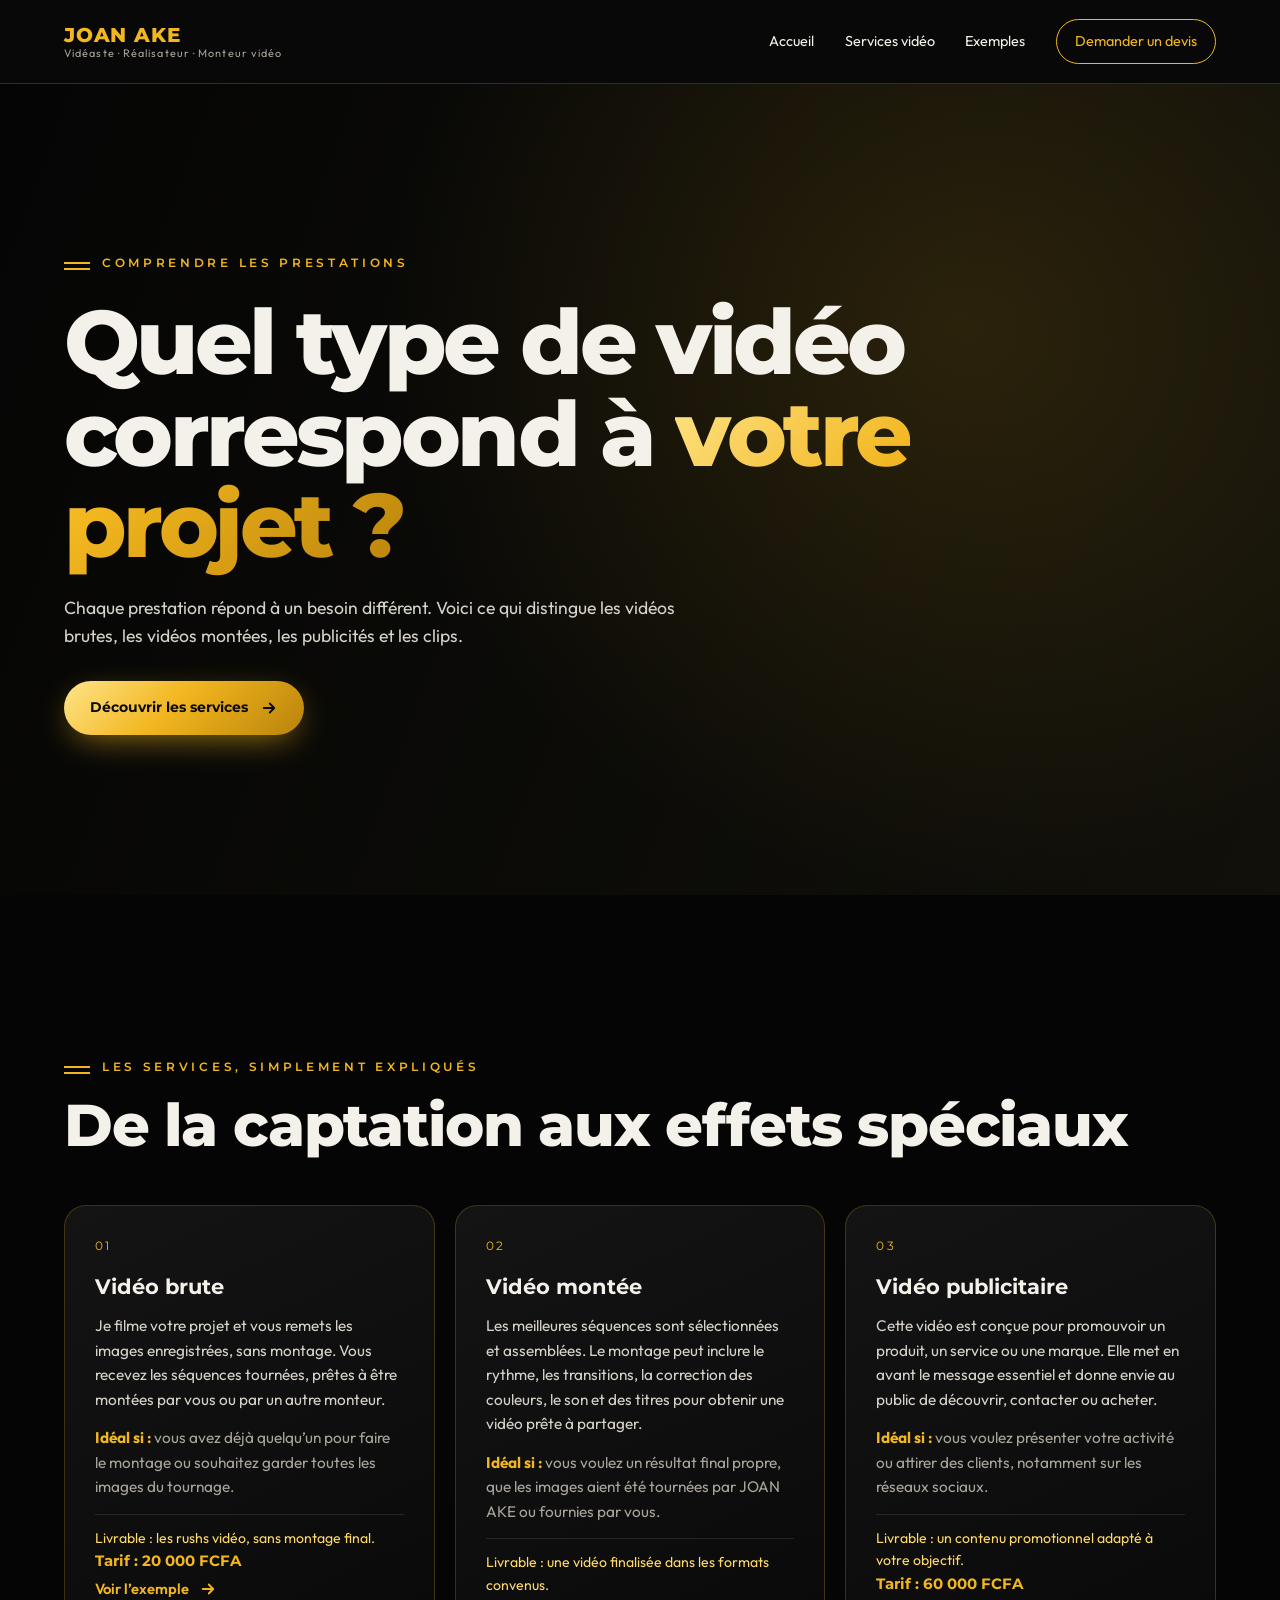
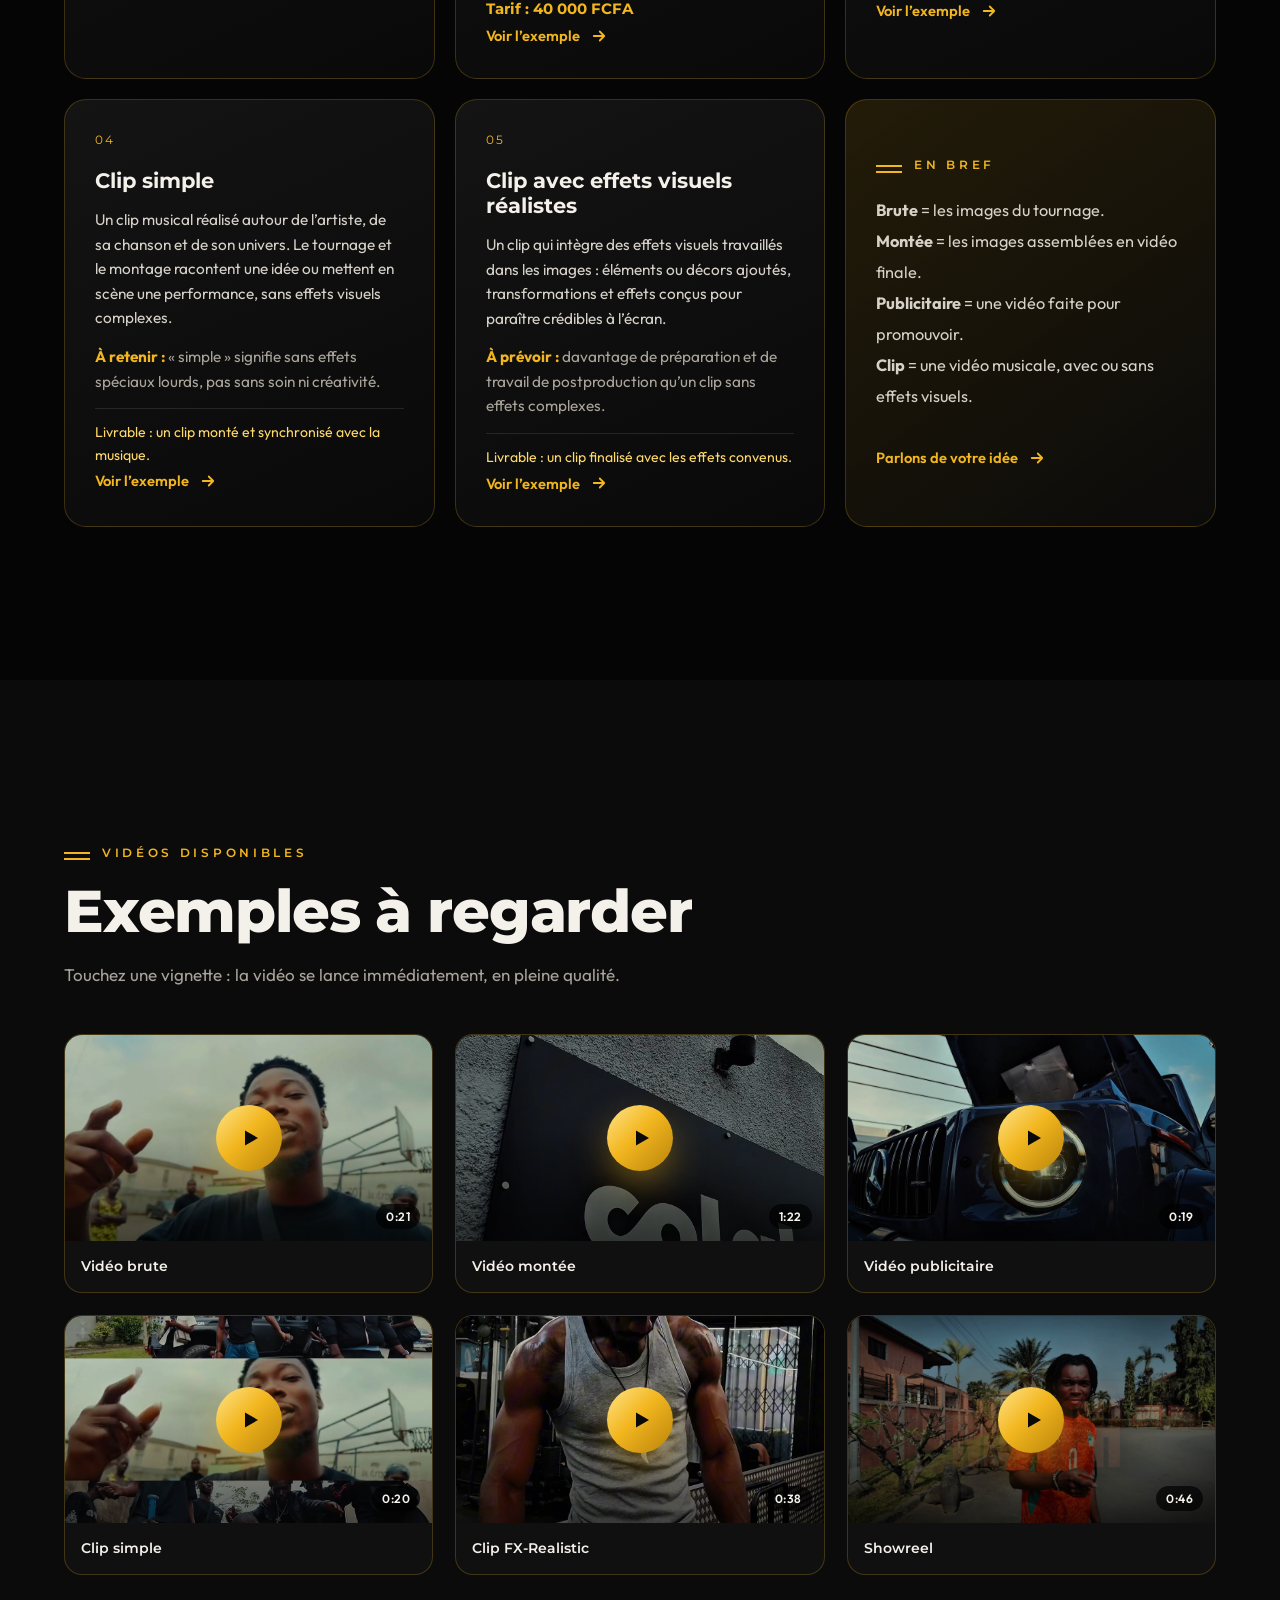
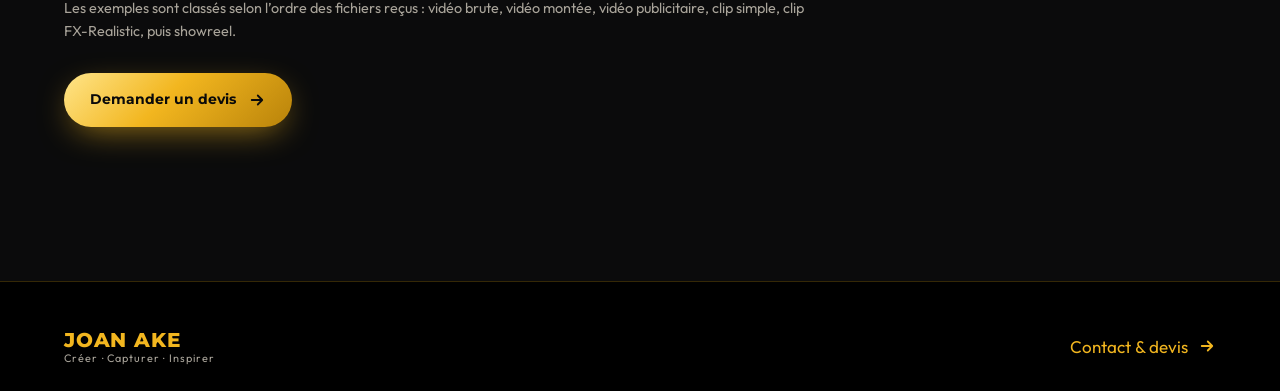
<file: joan-ake-site/videos.html>
<!DOCTYPE html>
<html lang="fr">
<head>
  <meta charset="utf-8">
  <meta name="viewport" content="width=device-width,initial-scale=1,viewport-fit=cover">
  <meta name="description" content="Découvrez les services vidéo de JOAN AKE : vidéo brute, vidéo montée, publicité et clips simples ou avec effets visuels réalistes.">
  <meta name="theme-color" content="#050505">
  <title>Services vidéo & exemples | JOAN AKE</title>
  <link rel="preconnect" href="https://fonts.googleapis.com">
  <link rel="preconnect" href="https://fonts.gstatic.com" crossorigin>
  <link href="https://fonts.googleapis.com/css2?family=Montserrat:wght@500;600;700;800&family=Outfit:wght@300;400;500;600&family=Playfair+Display:ital,wght@1,500;1,600&display=swap" rel="stylesheet">
  <link rel="stylesheet" href="css/style.css">
</head>
<body class="video-page">
  <svg aria-hidden="true" width="0" height="0" style="position:absolute">
    <symbol id="i-play" viewBox="0 0 24 24"><path d="M7 4.5v15l13-7.5z" fill="currentColor"/></symbol>
    <symbol id="video-arrow" viewBox="0 0 24 24"><path d="M5 12h14M13 6l6 6-6 6" fill="none" stroke="currentColor" stroke-width="2.4" stroke-linecap="round" stroke-linejoin="round"/></symbol>
  </svg>
  <header class="video-header">
    <a class="video-logo" href="index.html" aria-label="JOAN AKE — accueil">
      <b>JOAN AKE</b><span>Vidéaste · Réalisateur · Monteur vidéo</span>
    </a>
    <nav aria-label="Navigation de la page vidéo">
      <a href="index.html">Accueil</a>
      <a href="#services-video">Services vidéo</a>
      <a href="#exemples">Exemples</a>
      <a class="video-nav-cta" href="index.html#contact">Demander un devis</a>
    </nav>
  </header>

  <main>
    <section class="video-hero">
      <div class="container">
        <span class="kicker">Comprendre les prestations</span>
        <h1>Quel type de vidéo<br>correspond à <span class="gold">votre projet&nbsp;?</span></h1>
        <p>Chaque prestation répond à un besoin différent. Voici ce qui distingue les vidéos brutes, les vidéos montées, les publicités et les clips.</p>
        <a class="btn btn-gold" href="#services-video">Découvrir les services <svg><use href="#video-arrow"/></svg></a>
      </div>
    </section>

    <section class="video-services pad" id="services-video">
      <div class="container">
        <span class="kicker">Les services, simplement expliqués</span>
        <h2 class="sec-title">De la captation aux effets spéciaux</h2>
        <div class="video-service-grid">
          <article class="video-service">
            <span class="video-service-number">01</span>
            <h3>Vidéo brute</h3>
            <p>Je filme votre projet et vous remets les images enregistrées, sans montage. Vous recevez les séquences tournées, prêtes à être montées par vous ou par un autre monteur.</p>
            <p class="video-service-for"><b>Idéal si :</b> vous avez déjà quelqu’un pour faire le montage ou souhaitez garder toutes les images du tournage.</p>
            <span class="video-service-result">Livrable : les rushs vidéo, sans montage final.</span>
            <span class="video-service-price">Tarif : 20 000 FCFA</span>
            <a class="link-arrow" href="#video-brute">Voir l’exemple <svg><use href="#video-arrow"/></svg></a>
          </article>
          <article class="video-service">
            <span class="video-service-number">02</span>
            <h3>Vidéo montée</h3>
            <p>Les meilleures séquences sont sélectionnées et assemblées. Le montage peut inclure le rythme, les transitions, la correction des couleurs, le son et des titres pour obtenir une vidéo prête à partager.</p>
            <p class="video-service-for"><b>Idéal si :</b> vous voulez un résultat final propre, que les images aient été tournées par JOAN AKE ou fournies par vous.</p>
            <span class="video-service-result">Livrable : une vidéo finalisée dans les formats convenus.</span>
            <span class="video-service-price">Tarif : 40 000 FCFA</span>
            <a class="link-arrow" href="#video-montee">Voir l’exemple <svg><use href="#video-arrow"/></svg></a>
          </article>
          <article class="video-service">
            <span class="video-service-number">03</span>
            <h3>Vidéo publicitaire</h3>
            <p>Cette vidéo est conçue pour promouvoir un produit, un service ou une marque. Elle met en avant le message essentiel et donne envie au public de découvrir, contacter ou acheter.</p>
            <p class="video-service-for"><b>Idéal si :</b> vous voulez présenter votre activité ou attirer des clients, notamment sur les réseaux sociaux.</p>
            <span class="video-service-result">Livrable : un contenu promotionnel adapté à votre objectif.</span>
            <span class="video-service-price">Tarif : 60 000 FCFA</span>
            <a class="link-arrow" href="#video-publicitaire">Voir l’exemple <svg><use href="#video-arrow"/></svg></a>
          </article>
          <article class="video-service">
            <span class="video-service-number">04</span>
            <h3>Clip simple</h3>
            <p>Un clip musical réalisé autour de l’artiste, de sa chanson et de son univers. Le tournage et le montage racontent une idée ou mettent en scène une performance, sans effets visuels complexes.</p>
            <p class="video-service-for"><b>À retenir :</b> « simple » signifie sans effets spéciaux lourds, pas sans soin ni créativité.</p>
            <span class="video-service-result">Livrable : un clip monté et synchronisé avec la musique.</span>
            <a class="link-arrow" href="#clip-simple">Voir l’exemple <svg><use href="#video-arrow"/></svg></a>
          </article>
          <article class="video-service">
            <span class="video-service-number">05</span>
            <h3>Clip avec effets visuels réalistes</h3>
            <p>Un clip qui intègre des effets visuels travaillés dans les images : éléments ou décors ajoutés, transformations et effets conçus pour paraître crédibles à l’écran.</p>
            <p class="video-service-for"><b>À prévoir :</b> davantage de préparation et de travail de postproduction qu’un clip sans effets complexes.</p>
            <span class="video-service-result">Livrable : un clip finalisé avec les effets convenus.</span>
            <a class="link-arrow" href="#clip-fx-realistic">Voir l’exemple <svg><use href="#video-arrow"/></svg></a>
          </article>
          <aside class="video-service video-service-note">
            <span class="kicker">En bref</span>
            <p><b>Brute</b> = les images du tournage.<br><b>Montée</b> = les images assemblées en vidéo finale.<br><b>Publicitaire</b> = une vidéo faite pour promouvoir.<br><b>Clip</b> = une vidéo musicale, avec ou sans effets visuels.</p>
            <a class="link-arrow" href="index.html#contact">Parlons de votre idée <svg><use href="#video-arrow"/></svg></a>
          </aside>
        </div>
      </div>
    </section>

    <section class="video-examples pad" id="exemples">
      <div class="container">
        <span class="kicker">Vidéos disponibles</span>
        <h2 class="sec-title">Exemples à regarder</h2>
        <p class="sec-sub">Touchez une vignette : la vidéo se lance immédiatement, en pleine qualité.</p>
        <div class="video-example-grid">
          <article class="video-example" id="video-brute">
            <button type="button" class="vthumb" data-play="assets/videos/VID-20261121-WA0069.mp4" data-title="Vidéo brute" aria-label="Lire : Vidéo brute">
              <img src="assets/video-posters/VID-20261121-WA0069.jpg" alt="" loading="lazy">
              <span class="vplay" aria-hidden="true"><svg viewBox="0 0 24 24" aria-hidden="true"><use href="#i-play"/></svg></span>
              <span class="vdur">0:21</span>
            </button>
            <p>Vidéo brute</p>
          </article>
          <article class="video-example" id="video-montee">
            <button type="button" class="vthumb" data-play="assets/videos/VID-20261121-WA0071.mp4" data-title="Vidéo montée" aria-label="Lire : Vidéo montée">
              <img src="assets/video-posters/VID-20261121-WA0071.jpg" alt="" loading="lazy">
              <span class="vplay" aria-hidden="true"><svg viewBox="0 0 24 24" aria-hidden="true"><use href="#i-play"/></svg></span>
              <span class="vdur">1:22</span>
            </button>
            <p>Vidéo montée</p>
          </article>
          <article class="video-example" id="video-publicitaire">
            <button type="button" class="vthumb" data-play="assets/videos/VID-20261121-WA0070.mp4" data-title="Vidéo publicitaire" aria-label="Lire : Vidéo publicitaire">
              <img src="assets/video-posters/VID-20261121-WA0070.jpg" alt="" loading="lazy">
              <span class="vplay" aria-hidden="true"><svg viewBox="0 0 24 24" aria-hidden="true"><use href="#i-play"/></svg></span>
              <span class="vdur">0:19</span>
            </button>
            <p>Vidéo publicitaire</p>
          </article>
          <article class="video-example" id="clip-simple">
            <button type="button" class="vthumb" data-play="assets/videos/VID-20261121-WA0072.mp4" data-title="Clip simple" aria-label="Lire : Clip simple">
              <img src="assets/video-posters/VID-20261121-WA0072.jpg" alt="" loading="lazy">
              <span class="vplay" aria-hidden="true"><svg viewBox="0 0 24 24" aria-hidden="true"><use href="#i-play"/></svg></span>
              <span class="vdur">0:20</span>
            </button>
            <p>Clip simple</p>
          </article>
          <article class="video-example" id="clip-fx-realistic">
            <button type="button" class="vthumb" data-play="assets/videos/VID-20261121-WA0073.mp4" data-title="Clip FX-Realistic" aria-label="Lire : Clip FX-Realistic">
              <img src="assets/video-posters/VID-20261121-WA0073.jpg" alt="" loading="lazy">
              <span class="vplay" aria-hidden="true"><svg viewBox="0 0 24 24" aria-hidden="true"><use href="#i-play"/></svg></span>
              <span class="vdur">0:38</span>
            </button>
            <p>Clip FX-Realistic</p>
          </article>
          <article class="video-example" id="video-showreel">
            <button type="button" class="vthumb" data-play="assets/videos/VID-20261121-WA0075.mp4" data-title="Showreel" aria-label="Lire : Showreel">
              <img src="assets/video-posters/VID-20261121-WA0075.jpg" alt="" loading="lazy">
              <span class="vplay" aria-hidden="true"><svg viewBox="0 0 24 24" aria-hidden="true"><use href="#i-play"/></svg></span>
              <span class="vdur">0:46</span>
            </button>
            <p>Showreel</p>
          </article>
        </div>
        <p class="video-example-help">Les exemples sont classés selon l’ordre des fichiers reçus : vidéo brute, vidéo montée, vidéo publicitaire, clip simple, clip FX-Realistic, puis showreel.</p>
        <a class="btn btn-gold" href="index.html#contact">Demander un devis <svg><use href="#video-arrow"/></svg></a>
      </div>
    </section>
  </main>

  <footer class="video-footer">
    <div class="container">
      <a class="video-logo" href="index.html"><b>JOAN AKE</b><span>Créer · Capturer · Inspirer</span></a>
      <a href="index.html#contact">Contact & devis <svg><use href="#video-arrow"/></svg></a>
    </div>
  </footer>
<div class="lightbox" id="lightbox" role="dialog" aria-modal="true" aria-label="Lecteur vidéo" aria-hidden="true">
  <div class="lb-box">
    <button type="button" class="lb-close" id="lbClose" aria-label="Fermer la vidéo">×</button>
    <video id="lbVideo" controls playsinline preload="none"></video>
    <p class="lb-title" id="lbTitle"></p>
  </div>
</div>
<script src="js/player.js" defer></script>
</body>
</html>
</file>
<file: joan-ake-site/css/style.css>
/* ==========================================================
   JOAN AKE — Vidéaste · Réalisateur · Monteur vidéo
   Thème noir & or cinématographique
   ========================================================== */
:root{
  --bg:#050505; --bg2:#0b0b0c; --card:#111112;
  --gold:#f2b61f; --gold2:#ffd96a; --gold3:#b9830a;
  --red:#d3202e;
  --text:#f4f1ea; --muted:#a9a49a; --line:rgba(242,182,31,.22);
  --ease:cubic-bezier(.65,0,.35,1);          /* lent → rapide → lent */
  --ease-out:cubic-bezier(.16,1,.3,1);
  --f-body:'Outfit',system-ui,sans-serif;
  --f-title:'Montserrat',system-ui,sans-serif;
  --f-script:'Playfair Display',Georgia,serif;
  --gold-grad:linear-gradient(135deg,#ffe58a 0%,#f2b61f 45%,#b9830a 100%);
  --pad:clamp(20px,5vw,72px);
}
*,*::before,*::after{box-sizing:border-box;margin:0;padding:0}
html{scroll-behavior:auto;-webkit-text-size-adjust:100%}
body{background:var(--bg);color:var(--text);font-family:var(--f-body);font-size:17px;line-height:1.6;overflow-x:hidden;-webkit-font-smoothing:antialiased}
img,video{display:block;max-width:100%}
a{color:inherit;text-decoration:none}
button{font:inherit;color:inherit;background:none;border:0;cursor:pointer}
ul{list-style:none}
::selection{background:var(--gold);color:#000}
.noscroll{overflow:hidden}

/* ---------- utilitaires ---------- */
.container{width:min(1280px,100% - 2*var(--pad));margin-inline:auto}
.gold{background:var(--gold-grad);-webkit-background-clip:text;background-clip:text;color:transparent}
.script{font-family:var(--f-script);font-style:italic;font-weight:600}
.kicker{display:inline-flex;align-items:center;gap:12px;font-family:var(--f-title);font-size:.72rem;letter-spacing:.32em;text-transform:uppercase;color:var(--gold);font-weight:600}
.kicker::before{content:"";width:26px;height:2px;background:var(--gold);box-shadow:0 6px 0 var(--gold)}
.sec-title{font-family:var(--f-title);font-weight:800;font-size:clamp(2rem,4.6vw,3.8rem);line-height:1.06;letter-spacing:-.02em;margin:18px 0 18px}
.sec-sub{color:var(--muted);max-width:560px}
section{position:relative}
.pad{padding-block:clamp(80px,12vw,160px)}

/* split-text reveal (lignes masquées) */
.split-line{display:block;overflow:hidden;padding-bottom:.12em}
.split-line>span{display:inline-block;will-change:transform}

/* états initiaux (si JS actif) */
.js [data-reveal]{opacity:0;transform:translateY(46px)}
.js [data-reveal="left"]{transform:translateX(-60px)}
.js [data-reveal="right"]{transform:translateX(60px)}
.js [data-reveal="zoom"]{transform:scale(.88)}
.js .no-js-fallback{display:none}

/* ---------- grain + progression ---------- */
.grain{position:fixed;inset:-50%;width:200%;height:200%;pointer-events:none;z-index:90;opacity:.07;
  background-image:url("data:image/svg+xml;utf8,<svg xmlns='http://www.w3.org/2000/svg' width='200' height='200'><filter id='n'><feTurbulence type='fractalNoise' baseFrequency='.9' numOctaves='2' stitchTiles='stitch'/></filter><rect width='100%' height='100%' filter='url(%23n)'/></svg>");
  animation:grain 1s steps(6) infinite}
@keyframes grain{0%{transform:translate(0,0)}20%{transform:translate(-3%,2%)}40%{transform:translate(2%,-3%)}60%{transform:translate(-2%,-1%)}80%{transform:translate(3%,3%)}100%{transform:translate(0,0)}}
.progress{position:fixed;top:0;left:0;height:3px;width:100%;transform-origin:0 50%;transform:scaleX(0);background:var(--gold-grad);z-index:200}

/* ---------- préchargeur ---------- */
.loader{position:fixed;inset:0;z-index:1000;background:#000;display:grid;place-items:center}
.loader-inner{text-align:center}
.loader-logo{font-family:var(--f-title);font-weight:800;font-style:italic;font-size:clamp(2.4rem,9vw,5.5rem);letter-spacing:-.02em}
.loader-bar{width:min(260px,60vw);height:2px;background:rgba(255,255,255,.12);margin:22px auto 12px;overflow:hidden}
.loader-bar i{display:block;height:100%;width:100%;transform:scaleX(0);transform-origin:0 50%;background:var(--gold-grad)}
.loader-count{font-family:var(--f-title);font-size:.75rem;letter-spacing:.3em;color:var(--muted)}
.loader-tag{font-size:.7rem;letter-spacing:.4em;text-transform:uppercase;color:var(--gold);margin-top:10px}

/* ---------- curseur ---------- */
.cursor,.cursor-dot{position:fixed;top:0;left:0;pointer-events:none;z-index:999;border-radius:50%;opacity:0}
.cursor{width:44px;height:44px;border:1.5px solid var(--gold);margin:-22px 0 0 -22px;transition:width .35s var(--ease-out),height .35s var(--ease-out),margin .35s var(--ease-out),background .3s}
.cursor-dot{width:6px;height:6px;background:var(--gold);margin:-3px 0 0 -3px}
.cursor.big{width:84px;height:84px;margin:-42px 0 0 -42px;background:rgba(242,182,31,.14)}
@media (hover:none),(pointer:coarse){.cursor,.cursor-dot{display:none}}

/* ---------- navigation ---------- */
.nav{position:fixed;top:0;left:0;width:100%;z-index:120;padding:18px var(--pad);display:flex;align-items:center;justify-content:space-between;gap:20px;transition:background .5s,padding .5s var(--ease),transform .6s var(--ease)}
.nav.scrolled{background:rgba(5,5,5,.82);backdrop-filter:blur(14px);-webkit-backdrop-filter:blur(14px);padding-block:12px;border-bottom:1px solid var(--line)}
.nav.hide{transform:translateY(-100%)}
.logo{display:flex;align-items:center;gap:12px}
.logo-mark{width:46px;height:46px;flex:none}
.logo-text b{display:block;font-family:var(--f-title);font-weight:800;font-size:1.25rem;letter-spacing:.04em;line-height:1;color:var(--gold)}
.logo-text small{display:block;font-size:.55rem;letter-spacing:.14em;text-transform:uppercase;color:var(--muted);margin-top:4px}
.menu{display:flex;align-items:center;gap:6px}
.menu a{font-size:.88rem;font-weight:500;padding:9px 14px;border-radius:999px;position:relative;transition:color .3s}
.menu a::after{content:"";position:absolute;left:14px;right:14px;bottom:4px;height:1px;background:var(--gold);transform:scaleX(0);transform-origin:0 50%;transition:transform .5s var(--ease)}
.menu a:hover::after,.menu a.active::after{transform:scaleX(1)}
.menu a.active{color:var(--gold)}
.burger{display:none;width:46px;height:46px;border:1px solid var(--line);border-radius:50%;position:relative;z-index:130}
.burger span{position:absolute;left:13px;right:13px;height:2px;background:var(--gold);transition:transform .5s var(--ease),top .5s var(--ease),opacity .3s}
.burger span:nth-child(1){top:18px}.burger span:nth-child(2){top:25px}
.burger.open span:nth-child(1){top:21px;transform:rotate(45deg)}
.burger.open span:nth-child(2){top:21px;transform:rotate(-45deg)}

/* ---------- boutons ---------- */
.btn{--h:54px;display:inline-flex;align-items:center;gap:12px;height:var(--h);padding:0 26px;border-radius:999px;font-family:var(--f-title);font-weight:700;font-size:.9rem;position:relative;overflow:hidden;isolation:isolate;transition:transform .4s var(--ease-out),box-shadow .4s;will-change:transform}
.btn svg{width:18px;height:18px;flex:none;transition:transform .4s var(--ease-out)}
.btn:hover svg{transform:translateX(4px)}
.btn-gold{background:var(--gold-grad);color:#0a0a0a;box-shadow:0 10px 34px -10px rgba(242,182,31,.7)}
.btn-gold::before{content:"";position:absolute;inset:0;background:linear-gradient(110deg,transparent 30%,rgba(255,255,255,.55) 50%,transparent 70%);transform:translateX(-120%);z-index:-1}
.btn-gold:hover::before{transform:translateX(120%);transition:transform .9s var(--ease)}
.btn-ghost{border:1.5px solid rgba(255,255,255,.55);background:rgba(0,0,0,.35);backdrop-filter:blur(6px)}
.btn-ghost:hover{border-color:var(--gold);color:var(--gold)}
.btn-outline{border:1.5px solid var(--gold);color:var(--gold)}
.btn-outline:hover{background:var(--gold);color:#000}
.btn-sm{--h:44px;padding:0 20px;font-size:.82rem}
.play-ico{width:30px;height:30px;border-radius:50%;display:grid;place-items:center;background:#000;color:var(--gold);flex:none}
.btn-ghost .play-ico{background:transparent;border:1.5px solid #fff;color:#fff}
.play-ico svg{width:12px!important;height:12px!important;margin-left:2px}

/* ---------- HERO ---------- */
.hero{min-height:100svh;display:flex;align-items:center;overflow:hidden;padding:120px 0 80px;background:#000}
.hero-bg{position:absolute;inset:-8% 0;z-index:0}
.hero-bg img{width:100%;height:100%;object-fit:cover;object-position:center 25%;filter:blur(28px) saturate(1.3) brightness(.55);transform:scale(1.2)}
.hero-bg::after{content:"";position:absolute;inset:0;background:
  radial-gradient(60% 70% at 78% 45%,rgba(211,32,46,.28),transparent 70%),
  linear-gradient(90deg,#000 0%,rgba(0,0,0,.78) 42%,rgba(0,0,0,.25) 100%),
  linear-gradient(0deg,#050505 0%,transparent 30%)}
.hero-light{position:absolute;z-index:1;width:520px;height:520px;border-radius:50%;filter:blur(90px);opacity:.5;pointer-events:none}
.hero-light.l1{background:rgba(242,182,31,.35);left:-140px;top:10%}
.hero-light.l2{background:rgba(211,32,46,.4);right:-120px;bottom:-60px}
.hero-grid{position:relative;z-index:3;display:grid;grid-template-columns:1.08fr .92fr;gap:clamp(24px,5vw,80px);align-items:center}
.hero-kicker{font-family:var(--f-title);font-style:italic;font-weight:500;font-size:clamp(.8rem,1.6vw,1.1rem);letter-spacing:.34em;color:var(--gold);margin-bottom:10px}
.hero-name{font-family:var(--f-title);font-weight:800;font-style:italic;font-size:clamp(3rem,6.2vw,6.6rem);white-space:nowrap;line-height:.95;letter-spacing:-.035em}
.hero-name .j{background:linear-gradient(180deg,#fff 0%,#c9c9c9 55%,#8c8c8c 100%);-webkit-background-clip:text;background-clip:text;color:transparent}
.hero-swash{width:min(440px,80%);height:18px;margin:6px 0 16px;overflow:visible}
.hero-swash path{stroke:url(#gswash);stroke-width:4;fill:none;stroke-linecap:round}
.hero-role{font-family:var(--f-title);font-weight:700;font-size:clamp(1rem,2vw,1.4rem);margin-bottom:26px}
.hero-h2{font-family:var(--f-title);font-weight:600;font-size:clamp(1.3rem,2.7vw,2.2rem);line-height:1.2;margin-bottom:16px}
.hero-h2 em{font-family:var(--f-script);font-weight:600;color:var(--gold)}
.hero-p{max-width:520px;color:#d9d5cc;margin-bottom:34px}
.hero-cta{display:flex;flex-wrap:wrap;gap:14px}
.hero-visual{position:relative;justify-self:center;width:min(100%,460px);aspect-ratio:854/1280;max-height:78vh}
.hero-frame{position:absolute;inset:0;border-radius:26px;overflow:hidden;box-shadow:0 40px 100px -20px rgba(0,0,0,.9),0 0 0 1px var(--line),0 0 120px -20px rgba(242,182,31,.35);clip-path:inset(0 0 0 0 round 26px)}
.hero-frame img{width:100%;height:112%;object-fit:cover;object-position:center top;will-change:transform}
.hero-frame::after{content:"";position:absolute;inset:0;background:linear-gradient(180deg,transparent 55%,rgba(0,0,0,.65));pointer-events:none}
.hero-tag{position:absolute;left:-26px;bottom:44px;z-index:4;background:rgba(10,10,10,.75);backdrop-filter:blur(12px);border:1px solid var(--line);border-radius:16px;padding:14px 18px;font-family:var(--f-script);font-style:italic;font-size:1.15rem;color:var(--gold2);box-shadow:0 20px 50px -15px #000}
.hero-tag small{display:block;font-family:var(--f-body);font-style:normal;font-size:.62rem;letter-spacing:.3em;text-transform:uppercase;color:var(--muted);margin-bottom:2px}
.hero-ring{position:absolute;right:-34px;top:-34px;width:120px;height:120px;z-index:4}
.hero-ring text{font-family:var(--f-title);font-size:10.4px;letter-spacing:.2em;fill:var(--gold);font-weight:600}
.hero-ring .rot{transform-origin:60px 60px;animation:spin 16s linear infinite}
@keyframes spin{to{transform:rotate(360deg)}}
.scroll-hint{position:absolute;left:50%;bottom:22px;transform:translateX(-50%);z-index:5;display:flex;flex-direction:column;align-items:center;gap:8px;font-size:.62rem;letter-spacing:.35em;text-transform:uppercase;color:var(--muted)}
.scroll-hint i{width:1px;height:46px;background:linear-gradient(var(--gold),transparent);transform-origin:top;animation:drip 2s var(--ease) infinite}
@keyframes drip{0%{transform:scaleY(0)}50%{transform:scaleY(1)}100%{transform:scaleY(1);opacity:0}}

/* ---------- barre de confiance ---------- */
.trust{background:linear-gradient(90deg,#0a0a0a,#121109 50%,#0a0a0a);border-block:1px solid var(--line);padding:26px 0}
.trust-grid{display:grid;grid-template-columns:repeat(4,1fr)}
.trust-item{display:flex;align-items:center;justify-content:center;gap:16px;padding:6px 14px;border-left:1px solid var(--line);font-size:.95rem;font-weight:500;line-height:1.3}
.trust-item:first-child{border-left:0}
.trust-item svg{width:44px;height:44px;flex:none;stroke:var(--gold);fill:none;stroke-width:1.6;stroke-linecap:round;stroke-linejoin:round}

/* ---------- marquee ---------- */
.marquee{overflow:hidden;padding:34px 0;border-bottom:1px solid var(--line);background:#000}
.marquee-track{display:flex;width:max-content;animation:marq 32s linear infinite}
.marquee span{font-family:var(--f-title);font-weight:800;font-size:clamp(2rem,6vw,4.4rem);letter-spacing:-.02em;text-transform:uppercase;white-space:nowrap;padding-right:42px;color:transparent;-webkit-text-stroke:1px rgba(242,182,31,.55)}
.marquee span b{color:var(--gold);-webkit-text-stroke:0;font-weight:800}
@keyframes marq{to{transform:translateX(-50%)}}

/* ---------- SCROLLYTELLING (pinned) ---------- */
.story{background:var(--bg2);overflow:hidden}
.story-pin{min-height:100svh;display:flex;align-items:center;padding:110px 0 60px}
.story-grid{display:grid;grid-template-columns:.95fr 1.05fr;gap:clamp(30px,6vw,100px);align-items:center}
.story-left .sec-title{margin-bottom:26px}
.steps{list-style:none;position:relative;padding-left:34px;margin-top:10px}
.steps::before{content:"";position:absolute;left:7px;top:8px;bottom:8px;width:2px;background:rgba(255,255,255,.1)}
.steps-fill{position:absolute;left:7px;top:8px;width:2px;height:calc(100% - 16px);background:var(--gold-grad);transform-origin:top;transform:scaleY(0)}
.step{position:relative;padding:14px 0 22px;opacity:.32;transition:opacity .6s var(--ease)}
.step::before{content:"";position:absolute;left:-34px;top:22px;width:16px;height:16px;border-radius:50%;background:var(--bg2);border:2px solid rgba(255,255,255,.25);transition:all .5s var(--ease)}
.step.active{opacity:1}
.step.active::before{border-color:var(--gold);background:var(--gold);box-shadow:0 0 0 7px rgba(242,182,31,.18)}
.step b{display:flex;gap:14px;align-items:baseline;font-family:var(--f-title);font-size:1.35rem;font-weight:700}
.step b em{font-style:normal;font-size:.8rem;color:var(--gold);letter-spacing:.2em}
.step p{color:var(--muted);font-size:.95rem;max-width:430px;margin-top:4px;max-height:0;overflow:hidden;transition:max-height .7s var(--ease)}
.step.active p{max-height:120px}
.story-stage{position:relative;aspect-ratio:4/5;max-height:74vh;width:min(100%,520px);justify-self:center;border-radius:26px;overflow:hidden;box-shadow:0 40px 100px -30px #000,0 0 0 1px var(--line)}
.story-img{position:absolute;inset:0;opacity:0;clip-path:inset(0 0 100% 0);will-change:clip-path,opacity}
.story-count+.story-img{opacity:1;clip-path:inset(0)}
.story-img img{width:100%;height:100%;object-fit:cover;transform:scale(1.15)}
.story-img::after{content:"";position:absolute;inset:0;background:linear-gradient(180deg,transparent 55%,rgba(0,0,0,.7))}
.story-cap{position:absolute;left:22px;bottom:20px;z-index:4;font-family:var(--f-script);font-style:italic;font-size:1.5rem;color:var(--gold2)}
.story-count{position:absolute;right:22px;top:18px;z-index:4;font-family:var(--f-title);font-weight:800;font-size:3.4rem;line-height:1;color:transparent;-webkit-text-stroke:1px rgba(255,255,255,.55)}

/* ---------- SERVICES ---------- */
.services-head{display:flex;justify-content:space-between;align-items:flex-end;gap:30px;flex-wrap:wrap;margin-bottom:56px}
.cards{display:grid;grid-template-columns:repeat(3,1fr);gap:24px}
.card{position:relative;border-radius:24px;overflow:hidden;background:var(--card);border:1px solid var(--line);aspect-ratio:3/4.1;transform-style:preserve-3d;transition:border-color .5s,box-shadow .6s;display:flex;flex-direction:column;justify-content:flex-end}
.card:hover{border-color:var(--gold);box-shadow:0 30px 70px -30px rgba(242,182,31,.45)}
.card-media{position:absolute;inset:0;overflow:hidden}
.card-media img,.card-media video{position:absolute;inset:-6% 0;width:100%;height:112%;object-fit:cover;transition:transform 1.2s var(--ease-out),filter .6s}
.card-media video{opacity:0;transition:opacity .6s}
.card-media video.ready{opacity:1}
.card:hover .card-media img,.card:hover .card-media video{transform:scale(1.07)}
.card-media::after{content:"";position:absolute;inset:0;background:linear-gradient(180deg,rgba(0,0,0,.05) 25%,rgba(0,0,0,.92) 85%)}
.card-body{position:relative;z-index:2;padding:26px}
.card-num{position:absolute;top:-74%;right:26px;font-family:var(--f-title);font-weight:800;font-size:4rem;color:transparent;-webkit-text-stroke:1px rgba(242,182,31,.6)}
.card h3{font-family:var(--f-title);font-weight:700;font-size:1.5rem;color:var(--gold);margin-bottom:6px}
.card p{color:#d6d2c9;font-size:.95rem;margin-bottom:16px}
.link-arrow{display:inline-flex;align-items:center;gap:10px;font-weight:600;font-size:.92rem;color:var(--gold)}
.link-arrow svg{width:18px;height:18px;transition:transform .4s var(--ease-out)}
.link-arrow:hover svg{transform:translateX(6px)}
.card-play{position:absolute;top:20px;left:20px;z-index:3;width:46px;height:46px;border-radius:50%;background:rgba(0,0,0,.55);backdrop-filter:blur(6px);border:1px solid var(--line);display:grid;place-items:center;color:var(--gold)}
.card-play svg{width:15px;height:15px;margin-left:2px}

/* ---------- SHOWREEL (parallax plein écran) ---------- */
.showreel{height:120svh;min-height:680px;overflow:hidden;display:grid;place-items:center;background:#000}
.showreel-bg{position:absolute;inset:-15% 0;z-index:0}
.showreel-bg img{width:100%;height:100%;object-fit:cover;filter:brightness(.55) saturate(1.2)}
.showreel-bg video{position:absolute;inset:0;width:100%;height:100%;object-fit:cover;opacity:0;transition:opacity .8s}
.showreel-bg video.ready{opacity:1}
.showreel::after{content:"";position:absolute;inset:0;background:radial-gradient(70% 70% at 50% 50%,transparent,#000 95%),linear-gradient(#050505,transparent 25%,transparent 75%,#050505);z-index:1}
.showreel-in{position:relative;z-index:3;text-align:center}
.showreel-in h2{font-family:var(--f-title);font-weight:800;font-size:clamp(2.4rem,8vw,7rem);line-height:.98;letter-spacing:-.03em;text-transform:uppercase}
.showreel-in h2 .script{display:block;text-transform:none;font-size:.62em;letter-spacing:0;margin-bottom:6px}
.big-play{margin:38px auto 0;width:110px;height:110px;border-radius:50%;background:var(--gold-grad);color:#000;display:grid;place-items:center;position:relative;box-shadow:0 20px 60px -10px rgba(242,182,31,.6);transition:transform .5s var(--ease-out)}
.big-play:hover{transform:scale(1.1)}
.big-play::before,.big-play::after{content:"";position:absolute;inset:0;border-radius:50%;border:1px solid var(--gold);animation:ping 2.6s var(--ease) infinite}
.big-play::after{animation-delay:1.3s}
@keyframes ping{0%{transform:scale(1);opacity:.9}100%{transform:scale(1.9);opacity:0}}
.big-play svg{width:34px;height:34px;margin-left:5px}

/* ---------- CLIPS (scroll horizontal épinglé) ---------- */
.clips{background:var(--bg);overflow:hidden}
.clips-pin{min-height:100svh;display:flex;flex-direction:column;justify-content:center;padding:100px 0 50px}
.clips-head{margin-bottom:34px}
.clips-track{display:flex;gap:28px;padding:0 var(--pad);width:max-content;align-items:stretch}
.clip{position:relative;flex:none;width:min(66vw,440px);aspect-ratio:3/4;border-radius:22px;overflow:hidden;background:#111;border:1px solid var(--line)}
.clip.wide{width:min(80vw,760px);aspect-ratio:16/10}
.clip img{position:absolute;inset:0;width:100%;height:100%;object-fit:cover;transition:transform 1.2s var(--ease-out)}
.clip:hover img{transform:scale(1.06)}
.clip::after{content:"";position:absolute;inset:0;background:linear-gradient(180deg,transparent 50%,rgba(0,0,0,.88))}
.clip-info{position:absolute;left:22px;right:22px;bottom:20px;z-index:3}
.clip-info h3{font-family:var(--f-title);font-weight:700;color:var(--gold);font-size:1.3rem}
.clip-info p{font-size:.88rem;color:#d6d2c9;margin-bottom:8px}
.clip-intro{flex:none;width:min(80vw,420px);display:flex;flex-direction:column;justify-content:center;padding-right:20px}
.clips-bar{height:2px;background:rgba(255,255,255,.1);margin:34px var(--pad) 0;position:relative}
.clips-bar i{position:absolute;inset:0;transform-origin:0 50%;transform:scaleX(0);background:var(--gold-grad)}

/* ---------- RÉALISATIONS ---------- */
.works{background:var(--bg2)}
.works-grid{display:grid;grid-template-columns:repeat(12,1fr);gap:20px;margin-top:56px}
.work{position:relative;border-radius:20px;overflow:hidden;background:#111;border:1px solid var(--line)}
.work img{width:100%;height:118%;object-fit:cover;will-change:transform}
.work-link{position:absolute;inset:0;z-index:2}
.work-link:focus-visible{outline:2px solid var(--gold);outline-offset:-6px;border-radius:20px}
.work::after{content:"";position:absolute;inset:0;background:linear-gradient(180deg,transparent 55%,rgba(0,0,0,.85));transition:opacity .5s}
.work figcaption{position:absolute;z-index:3;left:22px;bottom:18px;right:22px;display:flex;justify-content:space-between;align-items:flex-end;gap:12px;transform:translateY(8px);transition:transform .6s var(--ease-out);pointer-events:none}
.work:hover figcaption{transform:none}
.work figcaption b{font-family:var(--f-title);font-size:1.1rem;font-weight:700;display:block}
.work figcaption small{color:var(--gold);font-size:.7rem;letter-spacing:.24em;text-transform:uppercase}
.work .go{width:44px;height:44px;border-radius:50%;background:var(--gold);color:#000;display:grid;place-items:center;flex:none;transform:scale(0) rotate(-90deg);transition:transform .6s var(--ease-out)}
.work:hover .go{transform:none}
.work .go svg{width:18px;height:18px}
.w1{grid-column:span 5;aspect-ratio:4/5}
.w2{grid-column:span 7;aspect-ratio:7/5}
.w3{grid-column:span 4;aspect-ratio:3/4}
.w4{grid-column:span 4;aspect-ratio:3/4;margin-top:60px}
.w5{grid-column:span 4;aspect-ratio:3/4}
.works-cta{text-align:center;margin-top:64px}

/* ---------- À PROPOS ---------- */
.about-grid{display:grid;grid-template-columns:.9fr 1.1fr;gap:clamp(30px,6vw,100px);align-items:center}
.about-img{position:relative;border-radius:26px;overflow:hidden;aspect-ratio:960/1134;box-shadow:0 40px 100px -30px #000,0 0 0 1px var(--line)}
.about-img img{width:100%;height:114%;object-fit:cover}
.about-badge{position:absolute;right:-18px;bottom:30px;z-index:4;background:var(--gold-grad);color:#000;font-family:var(--f-title);font-weight:800;border-radius:16px;padding:14px 20px;font-size:.95rem;line-height:1.2;box-shadow:0 18px 40px -12px rgba(0,0,0,.8)}
.about-text p{color:#cfcbc2;margin-bottom:18px;max-width:560px}
.chips{display:flex;flex-wrap:wrap;gap:10px;margin:26px 0 34px}
.chips li{border:1px solid var(--line);border-radius:999px;padding:8px 18px;font-size:.85rem;font-weight:500;background:rgba(242,182,31,.05)}

/* ---------- AVANTAGES / TÉMOIGNAGE / TARIFS ---------- */
.trio{display:grid;grid-template-columns:1fr 1fr 1fr;gap:24px}
.panel{border:1px solid var(--line);border-radius:24px;padding:34px;background:linear-gradient(160deg,#111,#0a0a0a);position:relative;overflow:hidden}
.panel h4{font-family:var(--f-title);font-size:.72rem;letter-spacing:.32em;text-transform:uppercase;color:var(--gold);font-weight:600;margin-bottom:20px}
.testi q{display:block;font-size:1.12rem;line-height:1.55;quotes:none;margin-bottom:22px}
.testi .quote-mark{font-family:var(--f-script);font-size:5rem;line-height:.6;color:var(--gold);display:block;margin-bottom:12px}
.testi-who{display:flex;align-items:center;gap:14px}
.avatar{width:54px;height:54px;border-radius:50%;background:var(--gold-grad);color:#000;display:grid;place-items:center;font-family:var(--f-title);font-weight:800}
.testi-who b{display:block;font-size:.95rem}
.testi-who small{color:var(--muted)}
.stars{color:var(--gold);letter-spacing:3px;font-size:.9rem;margin-top:2px}
.checks li{display:flex;align-items:center;gap:14px;padding:11px 0;border-bottom:1px solid rgba(255,255,255,.07);font-weight:500}
.checks li:last-child{border:0}
.checks svg{width:26px;height:26px;flex:none;padding:5px;border-radius:7px;background:var(--gold-grad);stroke:#000;stroke-width:3.2;fill:none;stroke-linecap:round;stroke-linejoin:round}
.tarifs-panel p{font-family:var(--f-title);font-weight:700;font-size:1.6rem;line-height:1.25;margin-bottom:26px}
.reel-deco{position:absolute;right:-50px;bottom:-50px;width:210px;opacity:.28;animation:spin 30s linear infinite}

/* ---------- TARIFS détaillés ---------- */
.pricing{background:var(--bg2)}
.price-grid{display:grid;grid-template-columns:repeat(3,1fr);gap:24px;margin-top:56px}
.price{border:1px solid var(--line);border-radius:26px;padding:36px 30px;background:linear-gradient(170deg,#121212,#080808);position:relative;display:flex;flex-direction:column;transition:transform .6s var(--ease-out),border-color .4s}
.price:hover{transform:translateY(-8px);border-color:var(--gold)}
.price.hot{border-color:var(--gold);box-shadow:0 30px 90px -40px rgba(242,182,31,.6)}
.price.hot::before{content:"Le plus demandé";position:absolute;top:-13px;left:30px;background:var(--gold-grad);color:#000;font-size:.68rem;font-weight:800;letter-spacing:.14em;text-transform:uppercase;border-radius:999px;padding:5px 14px}
.price h3{font-family:var(--f-title);font-weight:700;font-size:1.4rem}
.price .p{font-family:var(--f-title);font-weight:800;font-size:2.1rem;margin:12px 0 20px}
.price ul{margin-bottom:28px;flex:1}
.price li{padding:9px 0 9px 28px;position:relative;color:#d6d2c9;font-size:.95rem;border-bottom:1px solid rgba(255,255,255,.06)}
.price li::before{content:"";position:absolute;left:0;top:15px;width:14px;height:8px;border-left:2.5px solid var(--gold);border-bottom:2.5px solid var(--gold);transform:rotate(-45deg) scale(.8)}

/* ---------- CONTACT ---------- */
.cta{background:radial-gradient(70% 120% at 20% 0%,rgba(242,182,31,.16),transparent 60%),#070707;overflow:hidden}
.cta-grid{display:grid;grid-template-columns:1fr 1fr;gap:clamp(30px,6vw,100px);align-items:start}
.cta h2{font-family:var(--f-title);font-weight:800;font-size:clamp(2.2rem,5.6vw,4.8rem);line-height:1.02;letter-spacing:-.03em;margin:16px 0 20px}
.cta h2 em{font-family:var(--f-script);font-weight:600;color:var(--gold)}
.cta-lines{margin-top:30px;display:grid;gap:12px;color:var(--muted)}
.cta-lines a{color:var(--text);display:inline-flex;gap:12px;align-items:center}
.cta-lines a:hover{color:var(--gold)}
.socials{display:flex;gap:12px;margin-top:30px}
.socials a{width:54px;height:54px;border-radius:50%;background:#fff;color:#000;display:grid;place-items:center;transition:transform .5s var(--ease-out),background .3s}
.socials a:hover{transform:translateY(-6px) rotate(-8deg);background:var(--gold)}
.socials svg{width:26px;height:26px;fill:currentColor}
form{display:grid;gap:16px;border:1px solid var(--line);border-radius:26px;padding:clamp(24px,4vw,40px);background:rgba(255,255,255,.025);backdrop-filter:blur(8px)}
.field{position:relative}
.field input,.field select,.field textarea{width:100%;background:#0d0d0d;border:1px solid rgba(255,255,255,.14);border-radius:14px;padding:22px 18px 10px;color:var(--text);font:inherit;outline:0;transition:border-color .3s,box-shadow .3s}
.field textarea{min-height:130px;resize:vertical}
.field label{position:absolute;left:18px;top:16px;font-size:.92rem;color:var(--muted);pointer-events:none;transition:all .35s var(--ease-out);transform-origin:left}
.field input:focus,.field select:focus,.field textarea:focus{border-color:var(--gold);box-shadow:0 0 0 4px rgba(242,182,31,.12)}
.field input:focus+label,.field input:not(:placeholder-shown)+label,.field textarea:focus+label,.field textarea:not(:placeholder-shown)+label,.field select+label{top:7px;font-size:.68rem;color:var(--gold);letter-spacing:.1em;text-transform:uppercase}
.field select{appearance:none;-webkit-appearance:none;cursor:pointer}
.field select option{background:#111}
.row2{display:grid;grid-template-columns:1fr 1fr;gap:16px}
.wa-big{display:flex;align-items:center;gap:18px;padding:18px 28px;border-radius:999px;background:var(--gold-grad);color:#000;font-family:var(--f-title);font-weight:800;line-height:1.2;box-shadow:0 18px 50px -14px rgba(242,182,31,.7);width:fit-content;margin-top:30px;transition:transform .5s var(--ease-out)}
.wa-big:hover{transform:translateY(-4px) scale(1.02)}
.wa-big svg{width:38px;height:38px;fill:currentColor;flex:none}
.contact-call{display:inline-flex;align-items:center;margin-top:14px;padding:12px 24px;border:1px solid var(--line);border-radius:999px;transition:border-color .3s,transform .4s var(--ease-out)}
.contact-call:hover{border-color:var(--gold);transform:translateY(-3px)}
.contact-call small,.contact-call b{display:block}
.contact-call small{color:var(--muted);font-size:.72rem;letter-spacing:.12em;text-transform:uppercase}
.contact-call b{font-family:var(--f-title);font-size:1rem}

/* ---------- FOOTER ---------- */
footer{border-top:1px solid var(--line);padding:46px 0 26px;background:#000}
.foot{display:flex;align-items:center;justify-content:space-between;gap:28px;flex-wrap:wrap}
.foot nav{display:flex;gap:6px 22px;flex-wrap:wrap;font-size:.88rem}
.foot nav a{color:#d8d4cb;transition:color .3s}.foot nav a:hover{color:var(--gold)}
.foot .script{color:var(--gold2);font-size:1.25rem;max-width:300px;text-align:right;line-height:1.3}
.copy{text-align:center;margin-top:34px;padding-top:22px;border-top:1px solid rgba(255,255,255,.07);font-size:.78rem;color:var(--muted)}

/* toast */
.toast{opacity:0;visibility:hidden;position:fixed;left:50%;bottom:26px;transform:translate(-50%,120px);background:var(--gold);color:#000;font-weight:600;border-radius:999px;padding:12px 24px;z-index:600;transition:transform .6s var(--ease-out)}
.toast.show{transform:translate(-50%,0);opacity:1;visibility:visible}

/* bouton WhatsApp flottant */
.wa-float{position:fixed;right:20px;bottom:20px;z-index:110;width:60px;height:60px;border-radius:50%;background:#25d366;color:#fff;display:grid;place-items:center;box-shadow:0 14px 40px -8px rgba(37,211,102,.6);transition:transform .4s var(--ease-out)}
.wa-float:hover{transform:scale(1.1)}
.wa-float svg{width:32px;height:32px;fill:currentColor}

/* ---------- PAGE VIDÉOS ---------- */
.video-page{background:var(--bg);overflow-x:hidden}
.video-header{min-height:84px;padding:14px var(--pad);display:flex;align-items:center;justify-content:space-between;gap:24px;border-bottom:1px solid var(--line);background:#080808}
.video-logo{display:flex;flex-direction:column;line-height:1.2}
.video-logo b{font-family:var(--f-title);font-size:1.25rem;font-weight:800;letter-spacing:.04em;color:var(--gold)}
.video-logo span{font-size:.68rem;letter-spacing:.1em;color:var(--muted)}
.video-header nav{display:flex;align-items:center;gap:clamp(12px,2.4vw,32px);font-size:.9rem}
.video-header nav a{transition:color .3s}
.video-header nav a:hover{color:var(--gold)}
.video-header .video-nav-cta{border:1px solid var(--gold);border-radius:999px;padding:10px 18px;color:var(--gold)}
.video-hero{min-height:440px;padding:clamp(90px,13vw,160px) 0;background:radial-gradient(65% 100% at 75% 30%,rgba(242,182,31,.13),transparent 70%),linear-gradient(110deg,#050505,#11100a)}
.video-hero h1{font-family:var(--f-title);font-size:clamp(2.6rem,7vw,5.7rem);font-weight:800;line-height:1.02;letter-spacing:-.04em;margin:24px 0}
.video-hero p{max-width:640px;color:#d6d2c9;font-size:1.1rem;margin-bottom:30px}
.video-service-grid{display:grid;grid-template-columns:repeat(3,minmax(0,1fr));gap:20px;margin-top:48px}
.video-service{position:relative;min-height:290px;padding:30px;border:1px solid var(--line);border-radius:22px;background:linear-gradient(155deg,#141414,#090909)}
.video-service-number{display:block;color:var(--gold);font-family:var(--f-title);font-size:.75rem;letter-spacing:.2em;margin-bottom:20px}
.video-service h3{font-family:var(--f-title);font-size:1.3rem;line-height:1.2;margin-bottom:14px}
.video-service p{font-size:.96rem;color:#d6d2c9;margin-bottom:14px}
.video-service-for{color:var(--muted)!important}
.video-service-for b{color:var(--gold)}
.video-service-result{display:block;border-top:1px solid rgba(255,255,255,.1);padding-top:12px;color:var(--gold2);font-size:.88rem}
.video-service-price{display:block;color:var(--gold);font-family:var(--f-title);font-weight:700;font-size:.95rem}
.video-service-note{display:flex;flex-direction:column;justify-content:center;gap:20px;background:linear-gradient(145deg,rgba(242,182,31,.13),#0b0b0b)}
.video-service-note p{font-size:1.02rem;line-height:1.9}
.video-examples{background:var(--bg2)}
.video-example-grid{display:grid;grid-template-columns:repeat(3,minmax(0,1fr));gap:22px;margin:46px 0 22px}
.video-example{min-width:0;border:1px solid var(--line);border-radius:18px;overflow:hidden;background:#101010}
.video-example video{width:100%;aspect-ratio:16/10;object-fit:cover;background:#000}
.video-example p{padding:14px 16px;font-family:var(--f-title);font-size:.9rem;font-weight:600}
.video-example small{display:block;margin-top:5px;color:var(--muted);font-family:var(--f-body);font-size:.75rem;font-weight:400;overflow-wrap:anywhere}
.video-example-help{max-width:760px;color:var(--muted);font-size:.9rem;margin:0 0 30px}
.video-footer .container{display:flex;align-items:center;justify-content:space-between;gap:20px}
.video-footer .container>a:last-child{display:inline-flex;align-items:center;gap:10px;color:var(--gold)}
.video-footer svg{width:18px;height:18px}

/* ==========================================================
   RESPONSIVE
   ========================================================== */
@media (max-width:1024px){
  .cards,.price-grid{grid-template-columns:1fr 1fr}
  .trio{grid-template-columns:1fr 1fr}
  .trio .tarifs-panel{grid-column:1/-1}
  .trust-grid{grid-template-columns:1fr 1fr;row-gap:18px}
  .trust-item:nth-child(3){border-left:0}
  .w1{grid-column:span 6}.w2{grid-column:span 6;aspect-ratio:4/5}
  .w3,.w4,.w5{grid-column:span 4}
}
@media (max-width:860px){
  .menu{position:fixed;inset:0;background:rgba(0,0,0,.97);flex-direction:column;justify-content:center;gap:10px;clip-path:circle(0 at calc(100% - 46px) 40px);transition:clip-path .9s var(--ease);z-index:125}
  .menu.open{clip-path:circle(150% at calc(100% - 46px) 40px)}
  .menu a{font-family:var(--f-title);font-size:1.7rem;font-weight:700}
  .burger{display:block}
  .nav .btn-sm{display:none}
  .hero{padding-top:100px}
  .hero-grid{grid-template-columns:1fr}
  .hero-visual{order:-1;width:min(70%,320px);max-height:46vh;margin-bottom:6px}
  .hero-tag{left:-8px;bottom:24px;padding:10px 14px;font-size:1rem}
  .hero-ring{width:84px;height:84px;right:-14px;top:-18px}
  .hero-text{text-align:center}
  .hero-text .hero-swash{margin-inline:auto}
  .hero-p{margin-inline:auto}
  .hero-cta{justify-content:center}
  .scroll-hint{display:none}
  .story-grid{grid-template-columns:1fr}
  .story-stage{max-height:50vh;aspect-ratio:4/4.4}
  .about-grid,.cta-grid{grid-template-columns:1fr}
  .about-badge{right:10px}
}
@media (max-width:640px){
  body{font-size:16px}
  .cards,.price-grid,.trio{grid-template-columns:1fr}
  .card{aspect-ratio:3/3.6}
  .trust-item{flex-direction:column;text-align:center;gap:8px;font-size:.85rem}
  .trust-item svg{width:36px;height:36px}
  .works-grid{gap:12px}
  .w1,.w2,.w3,.w4,.w5{grid-column:span 12;aspect-ratio:4/4.4;margin-top:0}
  .row2{grid-template-columns:1fr}
  .foot{flex-direction:column;text-align:center}
  .foot .script{text-align:center}
  .wa-big{width:100%;justify-content:center}
  .showreel{height:90svh}
  .big-play{width:88px;height:88px}
}
@media (max-width:860px){
  .video-header{align-items:flex-start;flex-direction:column}
  .video-header nav{width:100%;flex-wrap:wrap;gap:10px 18px}
  .video-service-grid{grid-template-columns:1fr 1fr}
  .video-example-grid{grid-template-columns:1fr 1fr}
}
@media (max-width:640px){
  .video-header nav{font-size:.82rem}
  .video-header .video-nav-cta{padding:7px 12px}
  .video-service-grid,.video-example-grid{grid-template-columns:1fr}
  .video-service{min-height:0;padding:24px}
  .video-footer .container{align-items:flex-start;flex-direction:column}
}
/* mobile : galerie clips en scroll natif */
@media (max-width:860px){
  .clips-pin{padding-block:80px 40px}
  .clips-scroller{overflow-x:auto;scroll-snap-type:x mandatory;-webkit-overflow-scrolling:touch;scrollbar-width:none}
  .clips-scroller::-webkit-scrollbar{display:none}
  .clip{scroll-snap-align:center}
  .clips-bar{display:none}
}

@media (prefers-reduced-motion:reduce){
  *,*::before,*::after{animation:none!important;transition-duration:.01ms!important}
  .grain{display:none}
  .js [data-reveal]{opacity:1!important;transform:none!important}
}

/* ---------- ajustements scrollytelling mobile ---------- */
.story{overflow:clip}
@media (max-width:860px){
  .story-pin{display:block;min-height:0;padding:84px 0 40px}
  .story-grid{align-items:start;gap:18px}
  .story-stage{order:-1;position:sticky;top:64px;z-index:6;height:36vh;max-height:none;aspect-ratio:auto;width:100%}
  .story-img{opacity:0}.story-count+.story-img{opacity:1}
  .story-count{font-size:2.4rem}
  .step{padding-bottom:30px}
  .step p{max-height:none;opacity:.0;transition:opacity .6s}
  .step.active p{opacity:1}
}

@media (max-width:860px){.hero-name{font-size:13.5vw}}

/* ==========================================================
   VIGNETTES CLIQUABLES + LECTEUR (un appui = la vidéo se lance)
   ========================================================== */
/* zoom/cadrage d'une même photo (variables --z et --o posées sur l'image) */
.card-media img{transform:scale(var(--z,1));transform-origin:var(--o,50% 50%)}
.card:hover .card-media img{transform:scale(calc(var(--z,1) * 1.07))}
.clip img{transform:scale(var(--z,1));transform-origin:var(--o,50% 50%)}
.clip:hover img{transform:scale(calc(var(--z,1) * 1.06))}
.story-img img{transform-origin:50% 50%}

.thumb-hit{position:absolute;inset:0;z-index:5;width:100%;height:100%;border:0;background:transparent;border-radius:inherit;cursor:pointer;-webkit-tap-highlight-color:transparent}
.thumb-hit:focus-visible,.vthumb:focus-visible,.big-play:focus-visible{outline:3px solid var(--gold);outline-offset:-4px}

/* gros bouton lecture centré (cartes services + clips) */
.card-play{top:36%;left:50%;width:72px;height:72px;margin:-36px 0 0 -36px;background:var(--gold-grad);color:#0a0a0a;border:0;box-shadow:0 14px 40px -8px rgba(242,182,31,.65);transition:transform .5s var(--ease-out)}
.card-play svg{width:26px;height:26px;margin-left:4px}
.card-play::after{content:"";position:absolute;inset:-8px;border-radius:50%;border:1px solid var(--gold);opacity:.6;animation:ping 2.6s var(--ease) infinite}
.card:hover .card-play,.clip:hover .card-play{transform:scale(1.12)}
.clip .card-play{top:42%}
.clip .link-arrow,.card .link-arrow{pointer-events:none}

/* grille « exemples vidéo » */
.vthumb{position:relative;display:block;width:100%;aspect-ratio:16/9;overflow:hidden;background:#000;border:0;cursor:pointer;padding:0;-webkit-tap-highlight-color:transparent;touch-action:manipulation}
.vthumb img{position:absolute;inset:0;width:100%;height:100%;object-fit:cover;object-position:center;transition:transform 1.1s var(--ease-out),filter .5s;filter:brightness(.82);pointer-events:none}
.vthumb::after{content:"";position:absolute;inset:0;background:linear-gradient(180deg,transparent 45%,rgba(0,0,0,.55));pointer-events:none}
.vthumb:hover img{transform:scale(1.07);filter:brightness(1)}
.vplay{position:absolute;z-index:2;top:50%;left:50%;width:66px;height:66px;margin:-33px 0 0 -33px;border-radius:50%;background:var(--gold-grad);color:#0a0a0a;display:grid;place-items:center;box-shadow:0 14px 40px -8px rgba(242,182,31,.65);transition:transform .5s var(--ease-out);pointer-events:none}
.vplay svg{width:24px;height:24px;margin-left:3px}
.vthumb:hover .vplay{transform:scale(1.14)}
.vdur{position:absolute;z-index:2;right:12px;bottom:12px;padding:3px 10px;border-radius:999px;background:rgba(0,0,0,.7);font-size:.75rem;font-weight:600;letter-spacing:.04em;pointer-events:none}

/* lecteur plein écran */
.lightbox{position:fixed;inset:0;z-index:500;background:rgba(0,0,0,.95);backdrop-filter:blur(10px);-webkit-backdrop-filter:blur(10px);display:grid;place-items:center;padding:24px;opacity:0;visibility:hidden;transition:opacity .45s var(--ease),visibility .45s}
.lightbox.open{opacity:1;visibility:visible}
.lb-box{position:relative;max-width:100%;display:flex;flex-direction:column;align-items:center;transform:scale(.94);transition:transform .6s var(--ease-out)}
.lightbox.open .lb-box{transform:none}
.lb-box video{display:block;width:auto;height:auto;max-width:min(100%,1100px);max-height:80vh;border-radius:16px;background:#000;box-shadow:0 0 0 1px var(--line),0 50px 120px -30px rgba(242,182,31,.35)}
.lb-title{margin-top:14px;font-family:var(--f-title);font-weight:600;color:var(--gold);letter-spacing:.04em}
.lb-close{position:absolute;right:0;top:-56px;width:46px;height:46px;border-radius:50%;border:1px solid var(--line);display:grid;place-items:center;color:var(--gold);font-size:1.6rem;line-height:1;transition:transform .4s var(--ease-out),background .3s,color .3s}
.lb-close:hover{transform:rotate(90deg);background:var(--gold);color:#000}
@media (max-width:640px){.lightbox{padding:14px}.lb-box video{max-height:74vh}.card-play{width:62px;height:62px;margin:-31px 0 0 -31px}.vplay{width:58px;height:58px;margin:-29px 0 0 -29px}}
</file>
